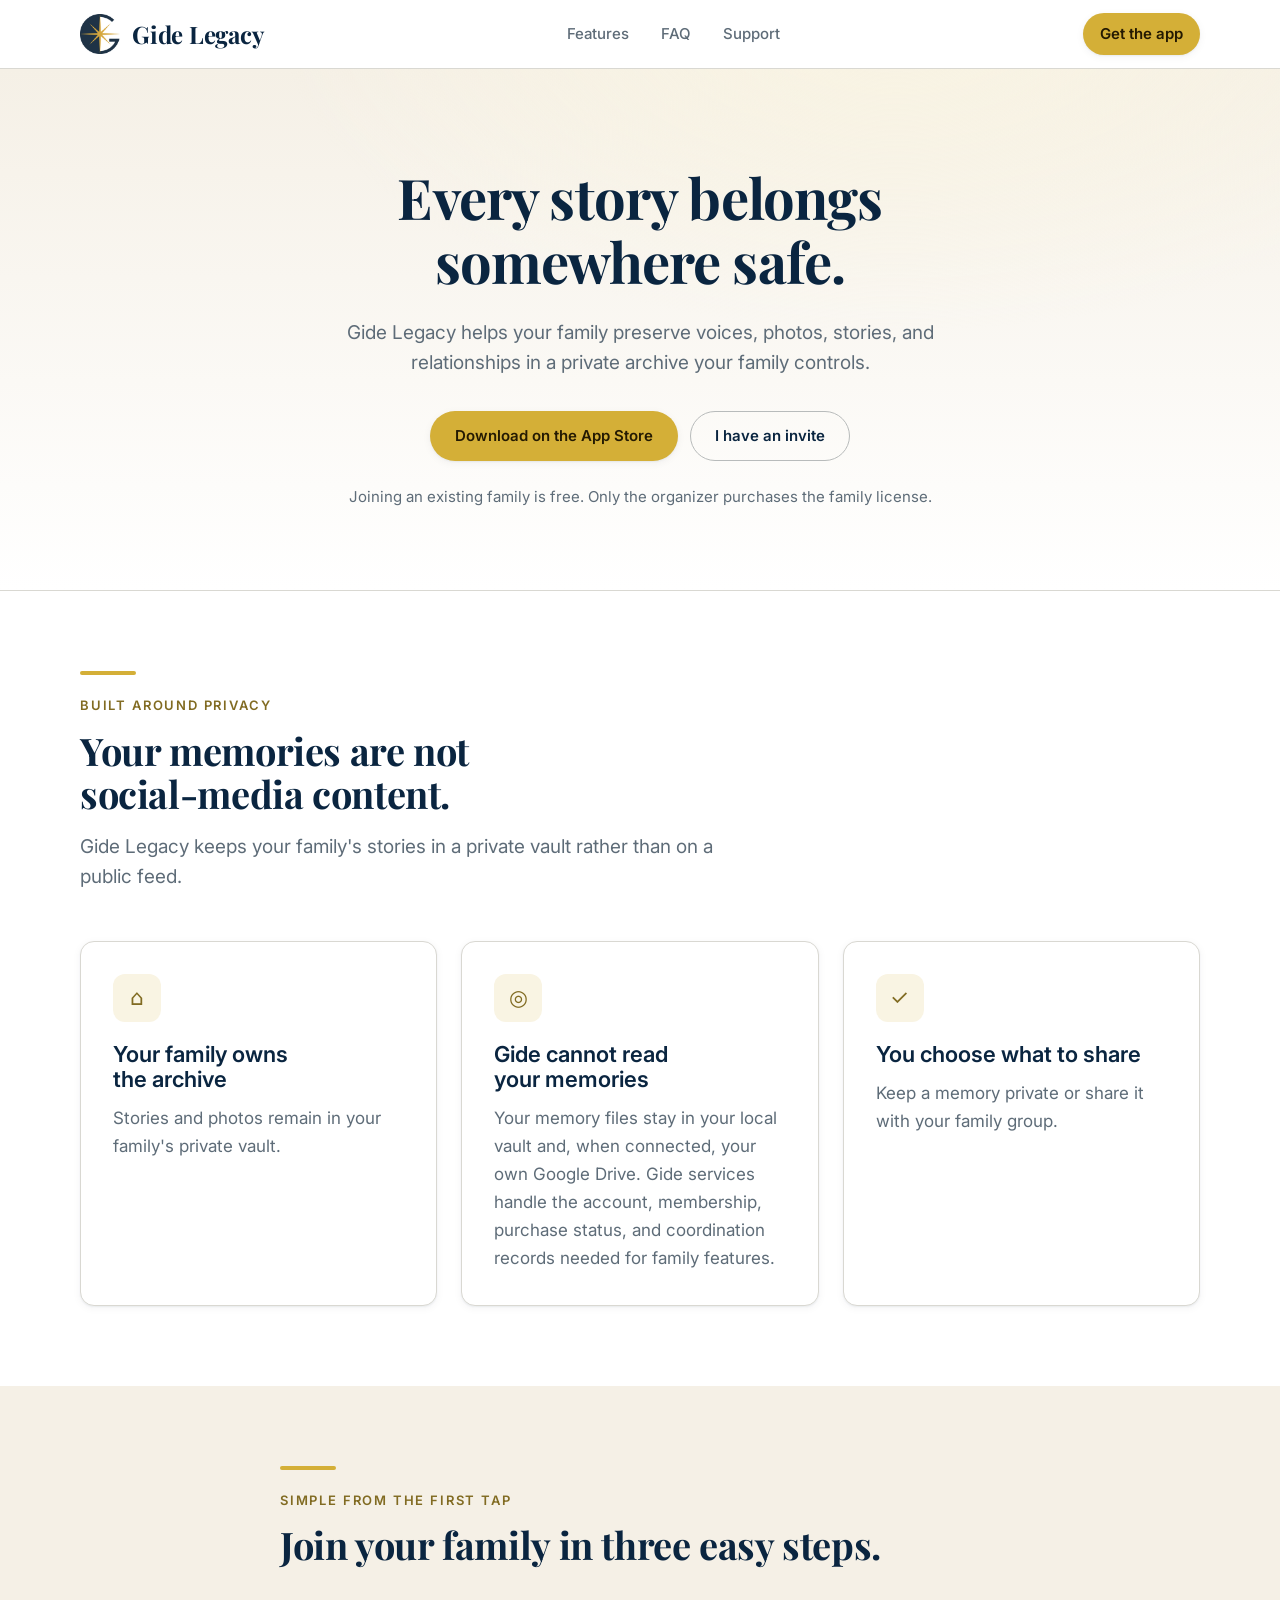
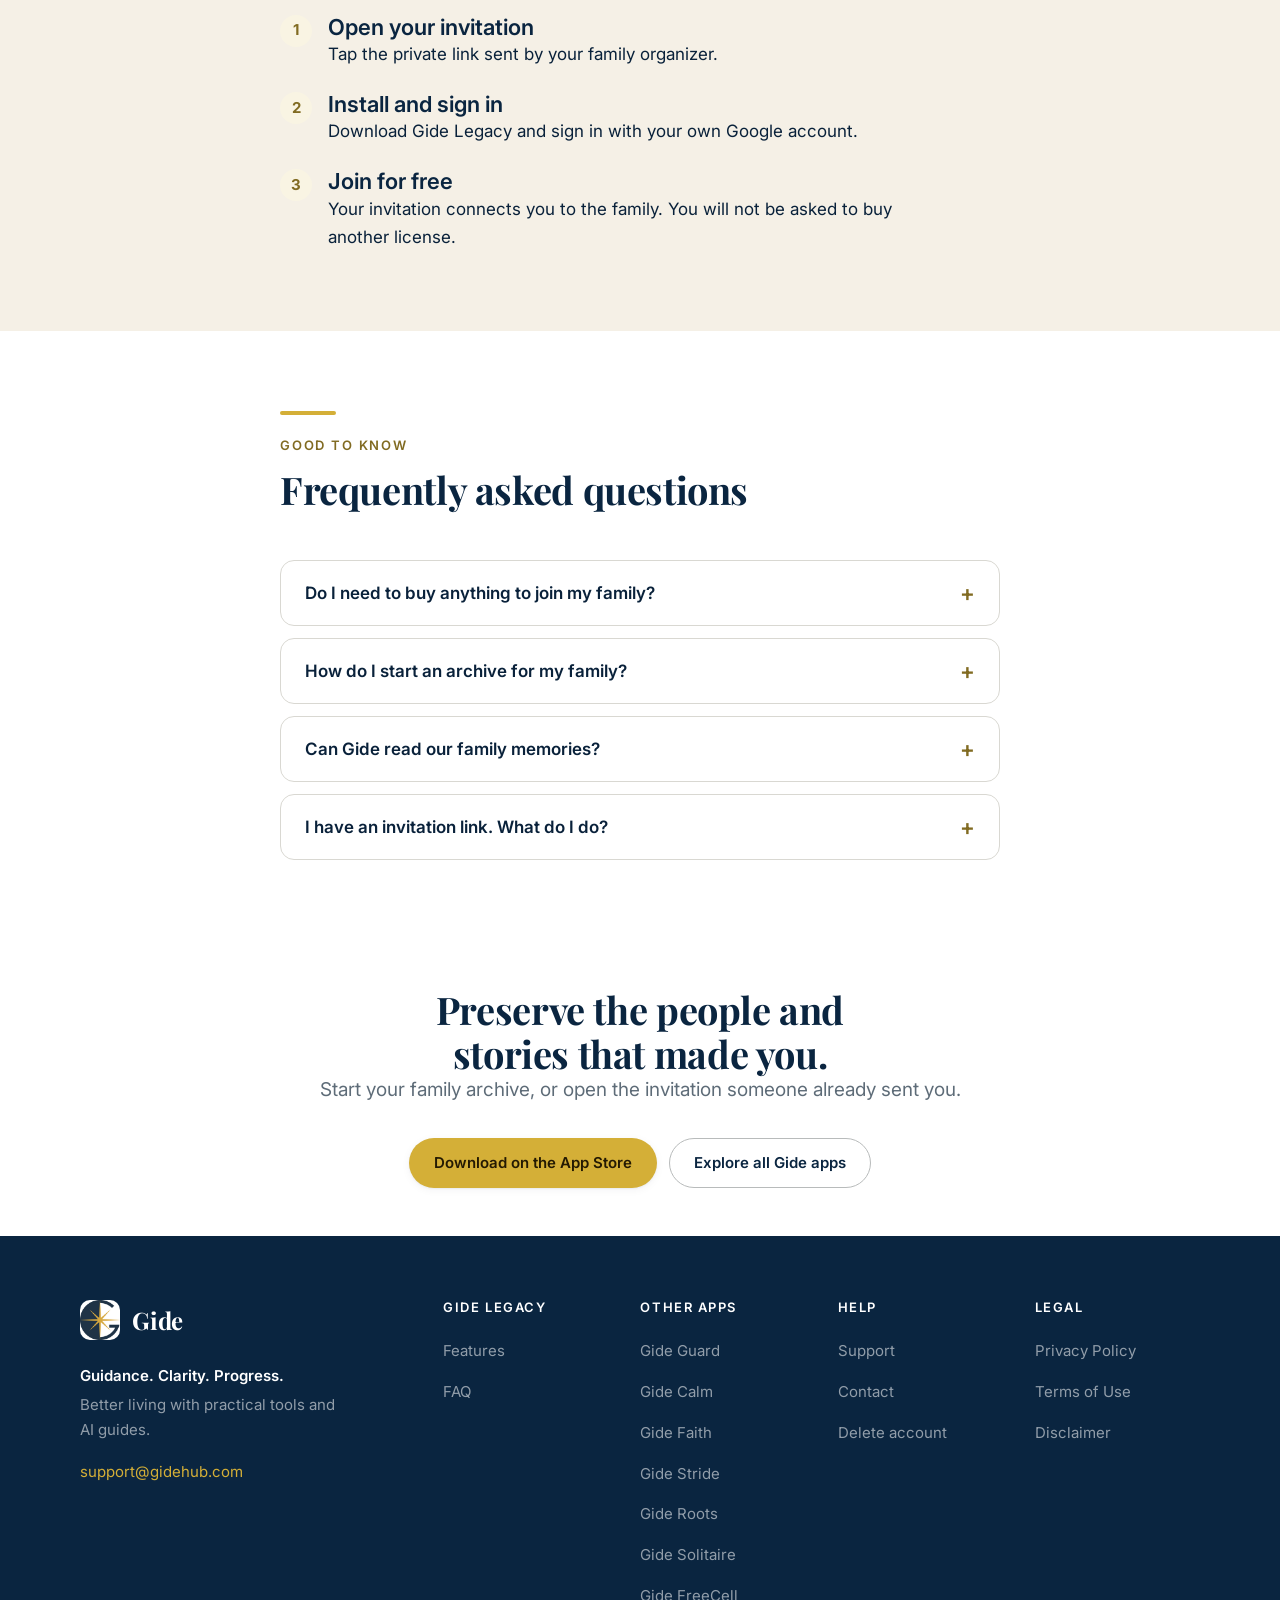
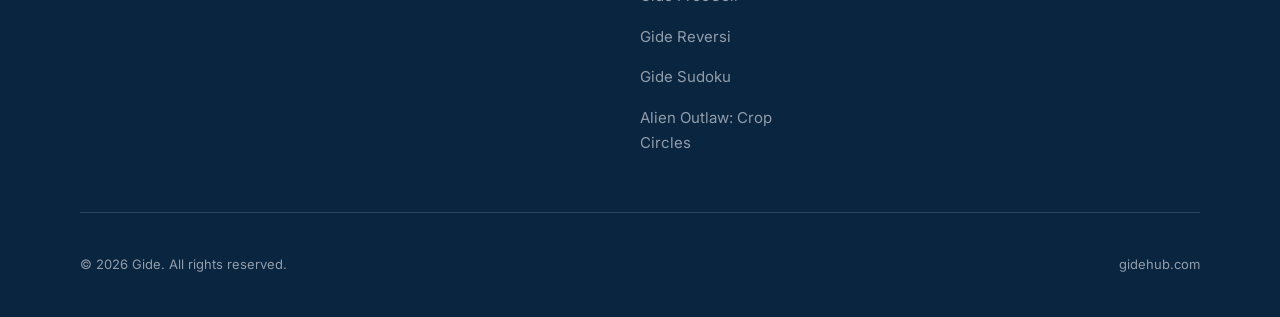
<file: index.html>
<!DOCTYPE html>
<html lang="en">
<head>
  <meta charset="UTF-8">
  <meta name="viewport" content="width=device-width, initial-scale=1">
  <title>Gide Legacy | Your family's private archive</title>
  <meta name="description" content="Gide Legacy helps your family preserve voices, photos, stories, and relationships in a private archive your family controls.">
  <link rel="canonical" href="https://legacy.gidehub.com/">

  <meta property="og:type" content="website">
  <meta property="og:site_name" content="Gide">
  <meta property="og:title" content="Gide Legacy | Your family's private archive">
  <meta property="og:description" content="Gide Legacy helps your family preserve voices, photos, stories, and relationships in a private archive your family controls.">
  <meta property="og:url" content="https://legacy.gidehub.com/">
  <meta name="twitter:card" content="summary_large_image">

  <link rel="icon" type="image/png" href="assets/logo.png">
  <link rel="apple-touch-icon" href="assets/logo.png">
  <meta name="theme-color" content="#0A2540">

  <link rel="preconnect" href="https://fonts.googleapis.com">
  <link rel="preconnect" href="https://fonts.gstatic.com" crossorigin>
  <link rel="stylesheet" href="https://fonts.googleapis.com/css2?family=Inter:wght@400;500;600;700&family=Playfair+Display:wght@600;700&display=swap">

  <link rel="stylesheet" href="assets/css/app.css">
</head>
<body class="app-site">

<a class="skip-link" href="#main">Skip to content</a>

<header class="site-header" data-nav>
  <div class="wrap header-inner">

    <a class="brand" href="/">
      <img src="assets/logo.png" alt="" width="40" height="40" class="brand-mark">
      <span class="brand-name">Gide Legacy</span>
    </a>

    <nav class="nav-desktop" aria-label="Main">
      <ul>
        <li><a href="#features">Features</a></li>
        
        
        <li><a href="#faq">FAQ</a></li>
        <li><a href="https://gidehub.com/support.html">Support</a></li>
      </ul>
    </nav>

    <div class="header-actions">
      <a class="btn btn-accent btn-sm nav-cta" href="https://apps.apple.com/app/id6804335339">Get the app</a>
      <button class="nav-toggle" type="button" aria-expanded="false" aria-controls="mobile-nav" aria-label="Open menu">
        <span class="nav-toggle-bars" aria-hidden="true"><i></i><i></i><i></i></span>
      </button>
    </div>

  </div>

  <div class="nav-panel" id="mobile-nav" hidden>
    <nav class="wrap" aria-label="Mobile">
      <ul class="nav-panel-primary">
        <li><a href="#features">Features</a></li>
        
        
        <li><a href="#faq">FAQ</a></li>
      </ul>
      <ul class="nav-panel-secondary">
        <li><a href="https://gidehub.com/">All of Gide</a></li>
        <li><a href="https://gidehub.com/support.html">Support</a></li>
        <li><a href="https://gidehub.com/privacy.html">Privacy policy</a></li>
      </ul>
      <a class="btn btn-accent btn-block" href="https://apps.apple.com/app/id6804335339">Get the app</a>
    </nav>
  </div>
</header>

<main id="main">

  <section class="hero app-hero">
    <div class="wrap">
      <h1>Every story belongs somewhere safe.</h1>
      <p class="lede">Gide Legacy helps your family preserve voices, photos, stories, and relationships in a private archive your family controls.</p>
      <div class="btn-row">
        <a class="btn btn-accent" href="https://apps.apple.com/app/id6804335339">Download on the App Store</a>
        <a class="btn btn-outline" href="/join/">I have an invite</a>
      </div>
      <p class="hero-note">Joining an existing family is free. Only the organizer purchases the family license.</p>
    </div>
  </section>

  <section class="section" id="features">
    <div class="wrap">
      <div class="section-head rule-top">
        <p class="eyebrow">Built around privacy</p>
        <h2>Your memories are not social-media content.</h2>
        <p class="lede">Gide Legacy keeps your family's stories in a private vault rather than on a public feed.</p>
      </div>
      <div class="grid grid-3">
        <article class="card feature-card">
          <span class="feature-icon" aria-hidden="true">⌂</span>
          <h3>Your family owns the archive</h3>
          <p>Stories and photos remain in your family's private vault.</p>
        </article>
        <article class="card feature-card">
          <span class="feature-icon" aria-hidden="true">◎</span>
          <h3>Gide cannot read your memories</h3>
          <p>Your memory files stay in your local vault and, when connected, your own Google Drive. Gide services handle the account, membership, purchase status, and coordination records needed for family features.</p>
        </article>
        <article class="card feature-card">
          <span class="feature-icon" aria-hidden="true">✓</span>
          <h3>You choose what to share</h3>
          <p>Keep a memory private or share it with your family group.</p>
        </article>
      </div>
    </div>
  </section>

  <section class="section section-cream">
    <div class="wrap wrap-narrow">
      <div class="section-head rule-top">
        <p class="eyebrow">Simple from the first tap</p>
        <h2>Join your family in three easy steps.</h2>
      </div>
      <ol class="steps">
          <li><h3>Open your invitation</h3><p>Tap the private link sent by your family organizer.</p></li>
          <li><h3>Install and sign in</h3><p>Download Gide Legacy and sign in with your own Google account.</p></li>
          <li><h3>Join for free</h3><p>Your invitation connects you to the family. You will not be asked to buy another license.</p></li>
      </ol>
    </div>
  </section>

  <section class="section" id="faq">
    <div class="wrap wrap-narrow">
      <div class="section-head rule-top">
        <p class="eyebrow">Good to know</p>
        <h2>Frequently asked questions</h2>
      </div>
      <div class="faq">
        <details>
          <summary>Do I need to buy anything to join my family?</summary>
          <p>No. Joining an existing family is free. Only the organizer purchases the family license.</p>
        </details>
        <details>
          <summary>How do I start an archive for my family?</summary>
          <p>Download Gide Legacy from the App Store. You can begin saving memories locally, then follow the family setup in the app when you are ready to share. Joining an existing family is free.</p>
        </details>
        <details>
          <summary>Can Gide read our family memories?</summary>
          <p>Your stories, photos, and recordings are stored in your local vault and, when connected, your own Google Drive. Gide services handle account, membership, purchase status, and coordination records. See the Privacy Policy for details.</p>
        </details>
        <details>
          <summary>I have an invitation link. What do I do?</summary>
          <p>Tap the private link your family organizer sent you. If the app is not installed yet, the link opens a page that walks you through joining.</p>
        </details>
      </div>
    </div>
  </section>

  <section class="section section-tight cta-band">
    <div class="wrap">
      <h2>Preserve the people and stories that made you.</h2>
      <p class="lede">Start your family archive, or open the invitation someone already sent you.</p>
      <div class="btn-row">
        <a class="btn btn-accent" href="https://apps.apple.com/app/id6804335339">Download on the App Store</a>
        <a class="btn btn-outline" href="https://gidehub.com/#apps">Explore all Gide apps</a>
      </div>
    </div>
  </section>

</main>

<footer class="site-footer">
  <div class="wrap">

    <div class="footer-top">
      <div class="footer-brand">
        <a class="brand brand-light" href="https://gidehub.com/">
          <img src="assets/logo.png" alt="" width="40" height="40" class="brand-mark" loading="lazy">
          <span class="brand-name">Gide</span>
        </a>
        <p class="footer-tagline">Guidance. Clarity. Progress.</p>
        <p class="footer-blurb">Better living with practical tools and AI guides.</p>
        <a class="footer-email" href="mailto:support@gidehub.com">support@gidehub.com</a>
      </div>

      <div class="footer-cols">
        <div class="footer-col">
          <h2>Gide Legacy</h2>
          <ul>
            <li><a href="#features">Features</a></li>
            
            <li><a href="#faq">FAQ</a></li>
          </ul>
        </div>
        <div class="footer-col">
          <h2>Other apps</h2>
          <ul>
            <li><a href="https://guard.gidehub.com/">Gide Guard</a></li>
            <li><a href="https://calm.gidehub.com/">Gide Calm</a></li>
            <li><a href="https://faith.gidehub.com/">Gide Faith</a></li>
            <li><a href="https://stride.gidehub.com/">Gide Stride</a></li>
            <li><a href="https://roots.gidehub.com/">Gide Roots</a></li>
            <li><a href="https://solitaire.gidehub.com/">Gide Solitaire</a></li>
            <li><a href="https://freecell.gidehub.com/">Gide FreeCell</a></li>
            <li><a href="https://reversi.gidehub.com/">Gide Reversi</a></li>
            <li><a href="https://gidehub.com/games/sudoku/">Gide Sudoku</a></li>
            <li><a href="https://alienoutlaw.gidehub.com/">Alien Outlaw: Crop Circles</a></li>
          </ul>
        </div>
        <div class="footer-col">
          <h2>Help</h2>
          <ul>
            <li><a href="https://gidehub.com/support.html">Support</a></li>
            <li><a href="https://gidehub.com/contact.html">Contact</a></li>
            <li><a href="https://gidehub.com/delete-account.html">Delete account</a></li>
          </ul>
        </div>
        <div class="footer-col">
          <h2>Legal</h2>
          <ul>
            <li><a href="https://gidehub.com/privacy.html">Privacy Policy</a></li>
            <li><a href="https://gidehub.com/terms.html">Terms of Use</a></li>
            <li><a href="https://gidehub.com/disclaimer.html">Disclaimer</a></li>
          </ul>
        </div>
      </div>
    </div>

    <div class="footer-bottom">
      <p>&copy; 2026 Gide. All rights reserved.</p>
      <nav class="footer-legal" aria-label="Legal">
        <a href="https://gidehub.com/">gidehub.com</a>
      </nav>
    </div>

  </div>
</footer>

<script src="assets/js/nav.js" defer></script>
</body>
</html>
</file>
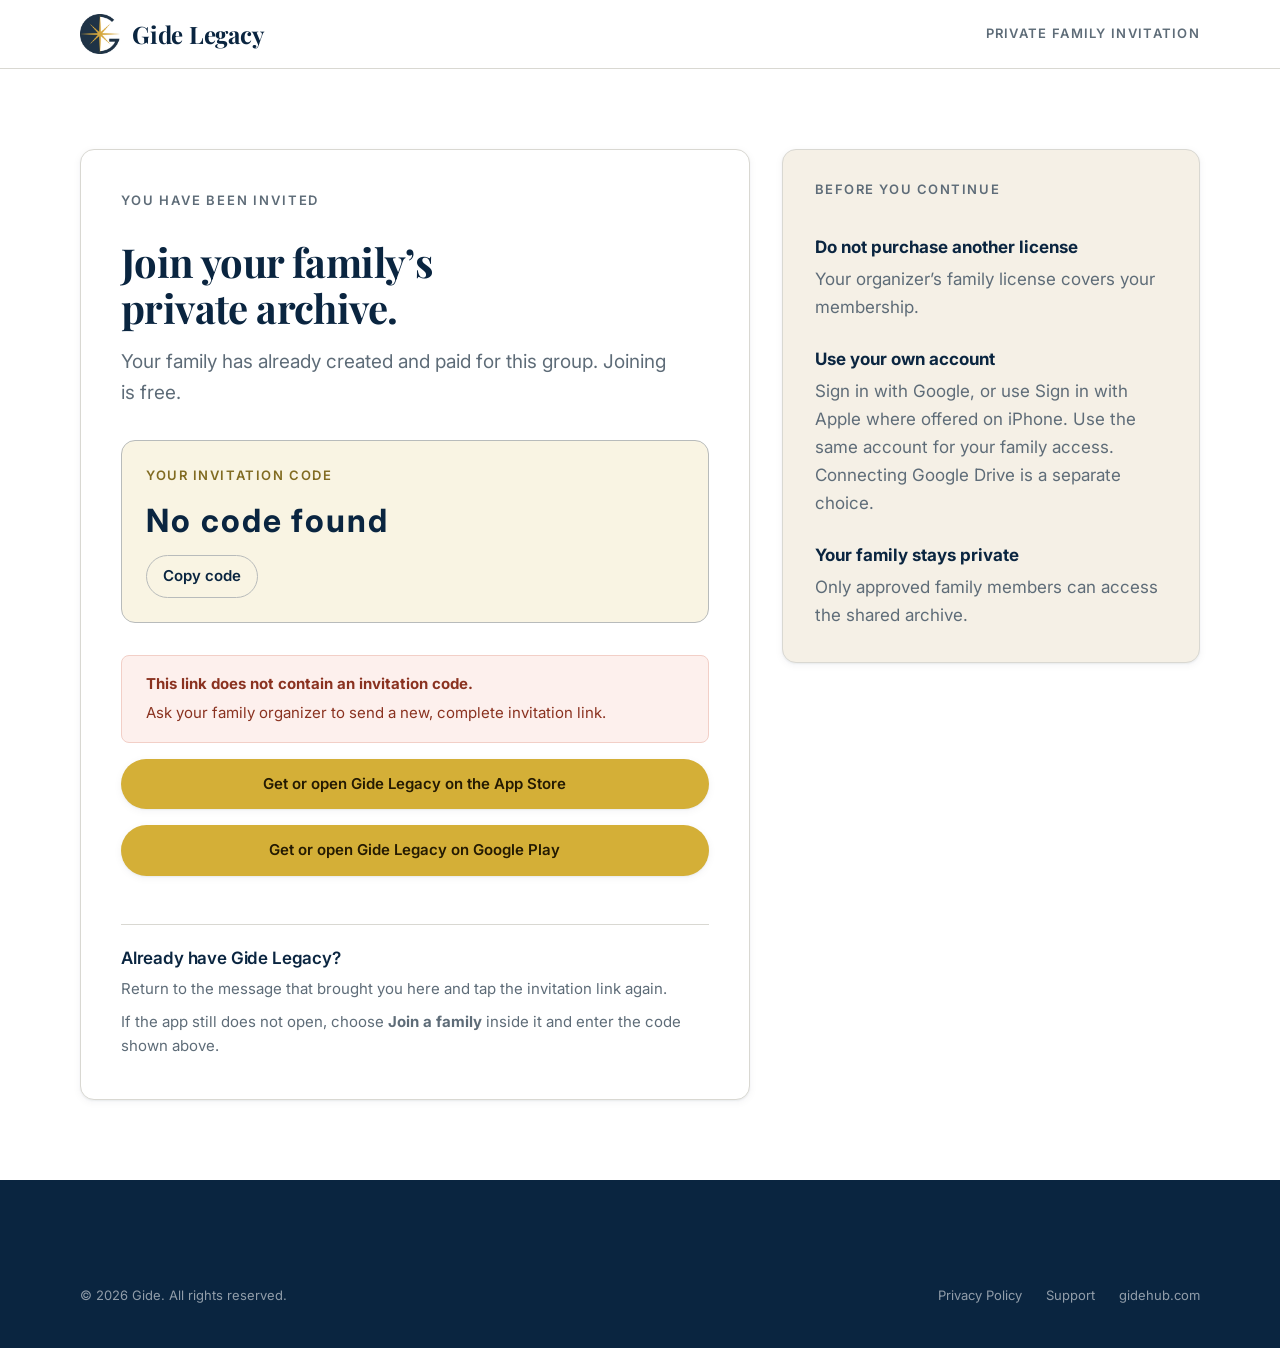
<file: join/index.html>
<!DOCTYPE html>
<html lang="en">
<head>
  <meta charset="utf-8">
  <meta name="viewport" content="width=device-width, initial-scale=1">
  <title>Family invitation | Gide Legacy</title>
  <meta name="description" content="Join your private family archive on Gide Legacy. Joining an existing family is free.">
  <meta name="robots" content="noindex">

  <link rel="icon" type="image/png" href="../assets/logo.png">
  <meta name="theme-color" content="#0A2540">

  <link rel="preconnect" href="https://fonts.googleapis.com">
  <link rel="preconnect" href="https://fonts.gstatic.com" crossorigin>
  <link rel="stylesheet" href="https://fonts.googleapis.com/css2?family=Inter:wght@400;500;600;700&family=Playfair+Display:wght@600;700&display=swap">

  <link rel="stylesheet" href="../assets/css/app.css">
  <link rel="stylesheet" href="../assets/css/join.css">

  <script src="join.js" defer></script>
</head>
<body class="join-page">

<header class="site-header">
  <div class="wrap header-inner">
    <a class="brand" href="../">
      <img src="../assets/logo.png" alt="" width="40" height="40" class="brand-mark">
      <span class="brand-name">Gide Legacy</span>
    </a>
    <span class="secure-label">Private family invitation</span>
  </div>
</header>

<main class="section">
  <div class="wrap join-layout">

    <section class="card invite-card">
      <p class="eyebrow">You have been invited</p>
      <h1>Join your family&rsquo;s private archive.</h1>
      <p class="lede">
        Your family has already created and paid for this group. Joining is free.
      </p>

      <div class="code-box" aria-live="polite">
        <span class="code-label">Your invitation code</span>
        <strong id="invite-code">Reading invitation&hellip;</strong>
        <button id="copy-code" class="btn btn-outline btn-sm" type="button" hidden>Copy code</button>
      </div>

      <div id="missing-code" class="missing-note" hidden>
        <b>This link does not contain an invitation code.</b>
        <span>Ask your family organizer to send a new, complete invitation link.</span>
      </div>

      <a class="btn btn-accent btn-block" href="https://apps.apple.com/us/app/gide-legacy/id6804335339">
        Get or open Gide Legacy on the App Store
      </a>

      <a class="btn btn-accent btn-block" href="https://play.google.com/store/apps/details?id=com.gidelegacy.app">
        Get or open Gide Legacy on Google Play
      </a>

      <div class="installed-help">
        <h2>Already have Gide Legacy?</h2>
        <p>Return to the message that brought you here and tap the invitation link again.</p>
        <p>If the app still does not open, choose <b>Join a family</b> inside it and enter the code shown above.</p>
      </div>
    </section>

    <aside class="card join-assurance">
      <h2>Before you continue</h2>
      <ul class="feature-list">
        <li>
          <b>Do not purchase another license</b>
          <span>Your organizer&rsquo;s family license covers your membership.</span>
        </li>
        <li>
          <b>Use your own account</b>
          <span>Sign in with Google, or use Sign in with Apple where offered on iPhone. Use the same account for your family access. Connecting Google Drive is a separate choice.</span>
        </li>
        <li>
          <b>Your family stays private</b>
          <span>Only approved family members can access the shared archive.</span>
        </li>
      </ul>
    </aside>

  </div>
</main>

<footer class="site-footer">
  <div class="wrap footer-bottom">
    <p>&copy; 2026 Gide. All rights reserved.</p>
    <nav class="footer-legal" aria-label="Legal">
      <a href="https://gidehub.com/privacy.html">Privacy Policy</a>
      <a href="https://gidehub.com/support.html">Support</a>
      <a href="https://gidehub.com/">gidehub.com</a>
    </nav>
  </div>
</footer>

</body>
</html>
</file>
<file: assets/css/app.css>
/* ==========================================================================
   Gide design system
   One stylesheet for gidehub.com and every page under it.

   Contents
     1. Tokens
     2. Reset and base elements
     3. Layout primitives
     4. Typography
     5. Buttons and pills
     6. Header and navigation
     7. Hero
     8. Cards and grids
     9. Long-form prose
    10. Forms
    11. Footer
    12. Utilities
   ========================================================================== */

/* 1. Tokens ---------------------------------------------------------------- */

:root {
  /* Brand — official Gide palette.
     Primary #1B2B48 · Secondary #F5F5DC · Tertiary #6F7DBC · Accent #D4AF37 */
  --ink: #1b2b48;
  --ink-soft: #2c4066;
  --periwinkle: #6f7dbc;

  /* Gold is an accent for FILLS, not a text colour: #D4AF37 is 2.1:1 on white
     (fails AA) but 6.7:1 on navy and 7.5:1 behind dark text on a button.
     Use --gold-text for small gold type on light surfaces (4.9:1). */
  --gold: #d4af37;
  --gold-bright: #e0c163;
  --gold-text: #8a6d12;
  --gold-ink: #2b2205;
  --gold-wash: #fbf4de;

  --cream: #f5f5dc;
  --cream-deep: #ebebc7;
  --white: #ffffff;

  /* Per-app accents, from each app's own brand card. */
  --app-guard: #00167a;
  --app-calm: #03424d;
  --app-faith: #590438;
  --app-stride: #17341d;
  --app-legacy: #0a2540;
  --app-roots: #7a3e1a;

  /* Text */
  --text: #16283a;
  --text-muted: #55677a;
  --text-on-dark: #eef3f8;
  --text-on-dark-muted: #a9bccd;

  /* Lines and surfaces */
  --line: #e6dfd1;
  --line-strong: #d6cbb6;
  --line-on-dark: rgba(255, 255, 255, 0.14);

  /* Type scale — six steps, nothing in between */
  --fs-xs: 0.8125rem;   /* 13px  eyebrows, meta */
  --fs-sm: 0.9375rem;   /* 15px  captions, footer */
  --fs-base: 1.0625rem; /* 17px  body */
  --fs-lg: 1.1875rem;   /* 19px  lede */
  --fs-xl: 1.375rem;    /* 22px  card titles */
  --fs-2xl: clamp(1.75rem, 1.3rem + 1.8vw, 2.375rem);  /* section headings */
  --fs-3xl: clamp(2.25rem, 1.4rem + 3.4vw, 3.5rem);    /* page display */

  /* Spacing — 4px base */
  --sp-1: 0.25rem;
  --sp-2: 0.5rem;
  --sp-3: 0.75rem;
  --sp-4: 1rem;
  --sp-6: 1.5rem;
  --sp-8: 2rem;
  --sp-10: 2.5rem;
  --sp-12: 3rem;
  --sp-16: 4rem;
  --sp-20: 5rem;
  --sp-24: 6rem;

  /* Shape */
  --radius-sm: 8px;
  --radius: 14px;
  --radius-lg: 22px;
  --radius-pill: 999px;

  --shadow-sm: 0 1px 2px rgba(15, 39, 64, 0.06), 0 2px 8px rgba(15, 39, 64, 0.05);
  --shadow: 0 4px 12px rgba(15, 39, 64, 0.07), 0 12px 32px rgba(15, 39, 64, 0.07);
  --shadow-lg: 0 12px 28px rgba(15, 39, 64, 0.1), 0 28px 60px rgba(15, 39, 64, 0.12);

  --wrap: 1120px;
  --wrap-narrow: 720px;
  --header-h: 68px;
}

/* 2. Reset and base -------------------------------------------------------- */

*,
*::before,
*::after { box-sizing: border-box; }

* { margin: 0; }

html {
  -webkit-text-size-adjust: 100%;
  scroll-behavior: smooth;
  scroll-padding-top: calc(var(--header-h) + var(--sp-4));
}

@media (prefers-reduced-motion: reduce) {
  html { scroll-behavior: auto; }
  *, *::before, *::after {
    animation-duration: 0.01ms !important;
    transition-duration: 0.01ms !important;
  }
}

body {
  background: var(--white);
  color: var(--text);
  font-family: Inter, system-ui, -apple-system, "Segoe UI", sans-serif;
  font-size: var(--fs-base);
  line-height: 1.65;
  -webkit-font-smoothing: antialiased;
  text-rendering: optimizeLegibility;
}

img,
picture,
video,
canvas { display: block; max-width: 100%; height: auto; }

input, button, textarea, select { font: inherit; color: inherit; }

a { color: var(--ink); text-decoration-color: rgba(15, 39, 64, 0.28); text-underline-offset: 3px; }
a:hover { text-decoration-color: currentColor; }

:focus-visible {
  outline: 3px solid var(--gold-text);
  outline-offset: 2px;
  border-radius: 4px;
}

.skip-link {
  position: absolute;
  left: var(--sp-4);
  top: -100px;
  z-index: 200;
  background: var(--ink);
  color: var(--white);
  padding: var(--sp-3) var(--sp-6);
  border-radius: var(--radius-sm);
  text-decoration: none;
  transition: top 0.15s ease;
}
.skip-link:focus { top: var(--sp-4); }

/* 3. Layout primitives ----------------------------------------------------- */

.wrap {
  width: min(100% - 2.5rem, var(--wrap));
  margin-inline: auto;
}

.wrap-narrow { width: min(100% - 2.5rem, var(--wrap-narrow)); margin-inline: auto; }

.section { padding-block: var(--sp-20); }
.section-tight { padding-block: var(--sp-12); }

/* Alternating surfaces give the page chapters instead of one long scroll. */
.section-cream { background: var(--cream); }
.section-ink {
  background: var(--ink);
  color: var(--text-on-dark);
}
.section-ink h1, .section-ink h2, .section-ink h3 { color: var(--white); }
.section-ink p { color: var(--text-on-dark-muted); }
.section-ink a { color: var(--gold-bright); }

.section-head { max-width: 46rem; margin-bottom: var(--sp-12); }
.section-head.centered { margin-inline: auto; text-align: center; }

/* 4. Typography ------------------------------------------------------------ */

h1, h2, h3, h4 {
  line-height: 1.15;
  font-weight: 700;
  color: var(--ink);
  text-wrap: balance;
}

h1 {
  font-family: "Playfair Display", Georgia, serif;
  font-size: var(--fs-3xl);
  letter-spacing: -0.015em;
}

h2 {
  font-family: "Playfair Display", Georgia, serif;
  font-size: var(--fs-2xl);
  letter-spacing: -0.01em;
}

h3 { font-size: var(--fs-xl); font-weight: 600; }
h4 { font-size: var(--fs-base); font-weight: 600; }

p { text-wrap: pretty; }
p + p { margin-top: var(--sp-4); }

.eyebrow {
  font-size: var(--fs-xs);
  font-weight: 600;
  letter-spacing: 0.14em;
  text-transform: uppercase;
  color: var(--gold-text);
  margin-bottom: var(--sp-3);
}
.section-ink .eyebrow { color: var(--gold-bright); }

.lede {
  font-size: var(--fs-lg);
  line-height: 1.6;
  color: var(--text-muted);
}
.section-ink .lede { color: var(--text-on-dark-muted); }

.section-head h2 + .lede { margin-top: var(--sp-4); }

/* 5. Buttons --------------------------------------------------------------- */

.btn {
  display: inline-flex;
  align-items: center;
  justify-content: center;
  gap: var(--sp-2);
  min-height: 44px;
  padding: var(--sp-3) var(--sp-6);
  border: 1px solid transparent;
  border-radius: var(--radius-pill);
  font-size: var(--fs-sm);
  font-weight: 600;
  text-decoration: none;
  cursor: pointer;
  transition: transform 0.15s ease, box-shadow 0.15s ease, background-color 0.15s ease;
}
.btn:hover { transform: translateY(-1px); }
.btn:active { transform: translateY(0); }

.btn-gold {
  background: var(--gold);
  color: var(--gold-ink);
  box-shadow: var(--shadow-sm);
}
.btn-gold:hover { background: var(--gold-bright); box-shadow: var(--shadow); }

.btn-ink { background: var(--ink); color: var(--white); }
.btn-ink:hover { background: var(--ink-soft); }

.btn-outline {
  background: transparent;
  border-color: var(--line-strong);
  color: var(--ink);
}
.btn-outline:hover { border-color: var(--ink); background: var(--cream); }

.section-ink .btn-outline {
  border-color: var(--line-on-dark);
  color: var(--white);
}
.section-ink .btn-outline:hover { background: rgba(255, 255, 255, 0.08); }

.btn-sm { min-height: 38px; padding: var(--sp-2) var(--sp-4); }
.btn-block { display: flex; width: 100%; }

.btn-row {
  display: flex;
  flex-wrap: wrap;
  gap: var(--sp-3);
  margin-top: var(--sp-8);
}

/* Status pills ------------------------------------------------------------- */

.pill {
  display: inline-flex;
  align-items: center;
  gap: var(--sp-2);
  padding: var(--sp-1) var(--sp-3);
  border-radius: var(--radius-pill);
  font-size: var(--fs-xs);
  font-weight: 600;
  letter-spacing: 0.02em;
}
.pill::before {
  content: "";
  width: 6px;
  height: 6px;
  border-radius: 50%;
  background: currentColor;
}
/* Used for the "Free" marker on book cards. */
.pill-available { background: #e7f4ec; color: #1d6b3f; }

/* 6. Header and navigation ------------------------------------------------- */

.site-header {
  position: sticky;
  top: 0;
  z-index: 100;
  background: rgba(255, 255, 255, 0.92);
  backdrop-filter: saturate(1.4) blur(10px);
  border-bottom: 1px solid var(--line);
}

.header-inner {
  display: flex;
  align-items: center;
  justify-content: space-between;
  gap: var(--sp-6);
  min-height: var(--header-h);
}

.brand {
  display: inline-flex;
  align-items: center;
  gap: var(--sp-3);
  text-decoration: none;
  color: var(--ink);
}
.brand-mark { width: 40px; height: 40px; border-radius: 10px; }
.brand-name {
  font-family: "Playfair Display", Georgia, serif;
  font-size: 1.5rem;
  font-weight: 700;
  letter-spacing: -0.01em;
  line-height: 1;
}
.brand-light { color: var(--white); }
.brand-light .brand-name { color: var(--white); }

.nav-desktop ul {
  display: flex;
  align-items: center;
  gap: var(--sp-8);
  list-style: none;
  padding: 0;
}
.nav-desktop a {
  display: inline-block;
  padding-block: var(--sp-2);
  font-size: var(--fs-sm);
  font-weight: 500;
  color: var(--text-muted);
  text-decoration: none;
}
.nav-desktop a:hover { color: var(--ink); }
.nav-desktop a.is-current { color: var(--ink); font-weight: 600; }

.header-actions { display: flex; align-items: center; gap: var(--sp-3); }

/* The menu button the old site never had. */
.nav-toggle {
  display: none;
  width: 44px;
  height: 44px;
  align-items: center;
  justify-content: center;
  background: transparent;
  border: 1px solid var(--line-strong);
  border-radius: var(--radius-sm);
  cursor: pointer;
}
.nav-toggle-bars { display: block; width: 20px; height: 14px; position: relative; }
.nav-toggle-bars i {
  position: absolute;
  left: 0;
  width: 100%;
  height: 2px;
  border-radius: 2px;
  background: var(--ink);
  transition: transform 0.2s ease, opacity 0.2s ease;
}
.nav-toggle-bars i:nth-child(1) { top: 0; }
.nav-toggle-bars i:nth-child(2) { top: 6px; }
.nav-toggle-bars i:nth-child(3) { top: 12px; }

.nav-toggle[aria-expanded="true"] i:nth-child(1) { transform: translateY(6px) rotate(45deg); }
.nav-toggle[aria-expanded="true"] i:nth-child(2) { opacity: 0; }
.nav-toggle[aria-expanded="true"] i:nth-child(3) { transform: translateY(-6px) rotate(-45deg); }

.nav-panel {
  border-top: 1px solid var(--line);
  background: var(--white);
  padding-block: var(--sp-6) var(--sp-8);
  max-height: calc(100dvh - var(--header-h));
  overflow-y: auto;
}
.nav-panel[hidden] { display: none; }

.nav-panel ul { list-style: none; padding: 0; }
.nav-panel a {
  display: block;
  min-height: 48px;
  display: flex;
  align-items: center;
  text-decoration: none;
  color: var(--ink);
  border-bottom: 1px solid var(--line);
}
.nav-panel-primary a { font-size: var(--fs-lg); font-weight: 600; }
.nav-panel-secondary { margin-top: var(--sp-4); }
.nav-panel-secondary a { font-size: var(--fs-base); color: var(--text-muted); }
.nav-panel .btn { margin-top: var(--sp-6); }

@media (max-width: 900px) {
  .nav-desktop { display: none; }
  .nav-toggle { display: inline-flex; }
  .nav-cta { display: none; }
}

/* 7. Hero ------------------------------------------------------------------ */

/* One headline, one sentence, one action. */
.hero {
  position: relative;
  padding-block: var(--sp-24) var(--sp-20);
  background:
    radial-gradient(60rem 30rem at 70% -10%, var(--gold-wash), transparent 70%),
    linear-gradient(180deg, var(--cream) 0%, var(--white) 100%);
  border-bottom: 1px solid var(--line);
  text-align: center;
}
.hero .wrap { max-width: 52rem; }
.hero h1 { margin-bottom: var(--sp-6); }
.hero .lede { margin-inline: auto; max-width: 40rem; }
.hero .btn-row { justify-content: center; }

.hero-note {
  margin-top: var(--sp-6);
  font-size: var(--fs-sm);
  color: var(--text-muted);
}

.hero-compact { padding-block: var(--sp-16) var(--sp-12); }

/* Page header for interior pages */
.page-head {
  padding-block: var(--sp-16) var(--sp-12);
  background: var(--cream);
  border-bottom: 1px solid var(--line);
}
.page-head .wrap { max-width: 46rem; }
.page-head .lede { margin-top: var(--sp-4); }

/* 8. Cards and grids ------------------------------------------------------- */

.grid { display: grid; gap: var(--sp-6); }
.grid-2 { grid-template-columns: repeat(auto-fit, minmax(20rem, 1fr)); }
.grid-3 { grid-template-columns: repeat(auto-fit, minmax(17rem, 1fr)); }
.grid-4 { grid-template-columns: repeat(auto-fit, minmax(13rem, 1fr)); }

.card {
  display: flex;
  flex-direction: column;
  gap: var(--sp-3);
  padding: var(--sp-8);
  background: var(--white);
  border: 1px solid var(--line);
  border-radius: var(--radius);
  box-shadow: var(--shadow-sm);
  transition: transform 0.18s ease, box-shadow 0.18s ease, border-color 0.18s ease;
}
.card p { color: var(--text-muted); }
.card h3 a { text-decoration: none; }

a.card, .card-link { text-decoration: none; color: inherit; }
a.card:hover, .card:has(a:hover) {
  transform: translateY(-3px);
  box-shadow: var(--shadow);
  border-color: var(--line-strong);
}

.section-ink .card {
  background: rgba(255, 255, 255, 0.05);
  border-color: var(--line-on-dark);
  box-shadow: none;
}

.card-icon {
  width: 52px;
  height: 52px;
  border-radius: 12px;
  margin-bottom: var(--sp-2);
}

/* App cards — each carries its own brand accent from --app-*. */
.app-card,
.app-card-quiet { position: relative; --accent: var(--gold); }
.app-card { border-top: 3px solid var(--accent); }
[data-app="guard"]  { --accent: var(--app-guard); }
[data-app="calm"]   { --accent: var(--app-calm); }
[data-app="faith"]  { --accent: var(--app-faith); }
[data-app="stride"] { --accent: var(--app-stride); }
[data-app="legacy"] { --accent: var(--app-legacy); }
[data-app="roots"]  { --accent: var(--app-roots); }
.app-card-quiet { border-left: 3px solid var(--accent); }
.app-card .card-icon,
.app-card-quiet .card-icon { box-shadow: 0 0 0 1px var(--line); }
.app-card .pill { align-self: flex-start; }
.app-card .btn-row { margin-top: auto; padding-top: var(--sp-6); }

.app-card-quiet {
  flex-direction: row;
  align-items: center;
  gap: var(--sp-4);
  padding: var(--sp-6);
}
.app-card-quiet .card-icon { width: 40px; height: 40px; margin: 0; flex: none; }
.app-card-quiet h3 { font-size: var(--fs-base); }
.app-card-quiet p { font-size: var(--fs-sm); }

/* Book cards */
.book-card {
  display: flex;
  flex-direction: column;
  gap: var(--sp-4);
  padding: var(--sp-6);
  background: var(--white);
  border: 1px solid var(--line);
  border-radius: var(--radius);
  text-decoration: none;
  color: inherit;
  box-shadow: var(--shadow-sm);
  transition: transform 0.18s ease, box-shadow 0.18s ease;
}
.book-card:hover { transform: translateY(-3px); box-shadow: var(--shadow); }
.book-cover {
  width: 100%;
  aspect-ratio: 2 / 3;
  object-fit: cover;
  border-radius: var(--radius-sm);
  box-shadow: var(--shadow);
  background: var(--cream-deep);
}
.book-card h3 { font-size: var(--fs-base); }
.book-card p { font-size: var(--fs-sm); color: var(--text-muted); }

/* Feature list */
.feature-list { list-style: none; padding: 0; display: grid; gap: var(--sp-6); }
.feature-list li { display: grid; gap: var(--sp-1); }
.feature-list b { font-size: var(--fs-base); color: var(--ink); }
.feature-list span { color: var(--text-muted); }
.section-ink .feature-list b { color: var(--white); }
.section-ink .feature-list span { color: var(--text-on-dark-muted); }

/* Numbered steps */
.steps { counter-reset: step; list-style: none; padding: 0; }
.steps li { position: relative; padding-left: var(--sp-12); }
.steps li + li { margin-top: var(--sp-6); }
.steps li::before {
  counter-increment: step;
  content: counter(step);
  position: absolute;
  left: 0;
  top: 0;
  width: 32px;
  height: 32px;
  display: grid;
  place-items: center;
  border-radius: 50%;
  background: var(--gold-wash);
  color: var(--gold-text);
  font-size: var(--fs-sm);
  font-weight: 700;
}

/* Episode rows */
.episode {
  display: grid;
  gap: var(--sp-3);
  padding: var(--sp-6) 0;
  border-bottom: 1px solid var(--line);
}
.episode:first-of-type { border-top: 1px solid var(--line); }
.episode-meta { font-size: var(--fs-xs); font-weight: 600; letter-spacing: 0.1em; text-transform: uppercase; color: var(--gold-text); }
.episode h3 { font-size: var(--fs-lg); }
.episode p { color: var(--text-muted); }
.episode audio { width: 100%; margin-top: var(--sp-2); }

/* FAQ */
.faq details {
  border: 1px solid var(--line);
  border-radius: var(--radius);
  padding: var(--sp-4) var(--sp-6);
  background: var(--white);
}
.faq details + details { margin-top: var(--sp-3); }
.faq summary {
  cursor: pointer;
  font-weight: 600;
  min-height: 32px;
  display: flex;
  align-items: center;
  list-style: none;
}
.faq summary::-webkit-details-marker { display: none; }
.faq summary::after { content: "+"; margin-left: auto; font-size: 1.4rem; color: var(--gold-text); line-height: 1; }
.faq details[open] summary::after { content: "\2212"; }
.faq details[open] summary { margin-bottom: var(--sp-3); }
.faq p { color: var(--text-muted); }

/* Callout */
.callout {
  padding: var(--sp-8);
  background: var(--gold-wash);
  border: 1px solid var(--line-strong);
  border-radius: var(--radius);
}
.callout h3 { margin-bottom: var(--sp-2); }
.callout p { color: var(--text-muted); }

/* Final CTA band */
.cta-band { text-align: center; }
.cta-band .wrap { max-width: 44rem; }
.cta-band .btn-row { justify-content: center; }

/* 9. Long-form prose ------------------------------------------------------- */

.prose {
  max-width: 44rem;
  padding-block: var(--sp-16);
}
.prose > * + * { margin-top: var(--sp-4); }
.prose h2 {
  font-size: 1.625rem;
  margin-top: var(--sp-12);
  padding-top: var(--sp-2);
}
.prose h3 { font-size: var(--fs-xl); margin-top: var(--sp-8); }
.prose ul, .prose ol { padding-left: var(--sp-6); }
.prose li + li { margin-top: var(--sp-2); }
.prose a { color: var(--ink); font-weight: 500; }
.prose strong { color: var(--ink); }
.prose hr { border: 0; border-top: 1px solid var(--line); margin-block: var(--sp-12); }
.prose table { width: 100%; border-collapse: collapse; font-size: var(--fs-sm); }
.prose th, .prose td { text-align: left; padding: var(--sp-3); border-bottom: 1px solid var(--line); }
.prose .updated { font-size: var(--fs-sm); color: var(--text-muted); }

.toc {
  padding: var(--sp-6);
  background: var(--cream);
  border-radius: var(--radius);
  border: 1px solid var(--line);
}
.toc ul { list-style: none; padding: 0; columns: 2; column-gap: var(--sp-8); }
.toc li { break-inside: avoid; margin-bottom: var(--sp-2); }
.toc a { font-size: var(--fs-sm); }

/* 10. Forms ---------------------------------------------------------------- */

.form { display: grid; gap: var(--sp-5); max-width: 34rem; }
.field { display: grid; gap: var(--sp-2); }
.field label { font-size: var(--fs-sm); font-weight: 600; }
.field input,
.field textarea {
  width: 100%;
  min-height: 48px;
  padding: var(--sp-3) var(--sp-4);
  background: var(--white);
  border: 1px solid var(--line-strong);
  border-radius: var(--radius-sm);
}
.field textarea { min-height: 10rem; resize: vertical; }
.field input:focus, .field textarea:focus { border-color: var(--gold-text); }

/* 11. Footer --------------------------------------------------------------- */

.site-footer {
  background: var(--ink);
  color: var(--text-on-dark-muted);
  padding-block: var(--sp-16) var(--sp-8);
  font-size: var(--fs-sm);
}
.footer-top {
  display: grid;
  grid-template-columns: minmax(16rem, 1fr) 2.4fr;
  gap: var(--sp-12);
  padding-bottom: var(--sp-12);
  border-bottom: 1px solid var(--line-on-dark);
}
.footer-tagline { margin-top: var(--sp-4); color: var(--white); font-weight: 600; }
.footer-blurb { margin-top: var(--sp-1); }
.footer-email {
  display: inline-flex;
  align-items: center;
  min-height: 44px;
  margin-top: var(--sp-2);
  color: var(--gold);
}

.footer-cols {
  display: grid;
  grid-template-columns: repeat(auto-fit, minmax(9.5rem, 1fr));
  gap: var(--sp-8);
}
.footer-col h2 {
  font-family: Inter, sans-serif;
  font-size: var(--fs-xs);
  font-weight: 600;
  letter-spacing: 0.12em;
  text-transform: uppercase;
  color: var(--white);
  margin-bottom: var(--sp-4);
}
.footer-col ul { list-style: none; padding: 0; }
.footer-col a {
  color: var(--text-on-dark-muted);
  text-decoration: none;
  display: inline-flex;
  align-items: center;
  /* Padding rather than margin, so the tap area is the spacing. */
  min-height: 40px;
  padding-block: var(--sp-2);
}
.footer-col a:hover { color: var(--white); text-decoration: underline; }

.footer-bottom {
  display: flex;
  flex-wrap: wrap;
  align-items: center;
  justify-content: space-between;
  gap: var(--sp-4);
  padding-top: var(--sp-8);
  font-size: var(--fs-xs);
}
.footer-legal { display: flex; flex-wrap: wrap; gap: var(--sp-6); }
.footer-legal a {
  color: var(--text-on-dark-muted);
  text-decoration: none;
  display: inline-flex;
  align-items: center;
  min-height: 40px;
}
.footer-legal a:hover { color: var(--white); text-decoration: underline; }

/* 12. Utilities ------------------------------------------------------------ */

.centered { text-align: center; }
.muted { color: var(--text-muted); }
.small { font-size: var(--fs-sm); }
.stack-4 > * + * { margin-top: var(--sp-4); }
.stack-6 > * + * { margin-top: var(--sp-6); }
.visually-hidden {
  position: absolute;
  width: 1px; height: 1px;
  padding: 0; margin: -1px;
  overflow: hidden;
  clip: rect(0 0 0 0);
  white-space: nowrap;
}

@media (max-width: 720px) {
  .section { padding-block: var(--sp-16); }
  .hero { padding-block: var(--sp-16) var(--sp-12); }
  .footer-top { grid-template-columns: 1fr; gap: var(--sp-10); }
  .toc ul { columns: 1; }
  .btn-row .btn { flex: 1 1 100%; }
}

/* Book detail ------------------------------------------------------------- */

.book-detail {
  display: grid;
  grid-template-columns: minmax(0, 18rem) minmax(0, 1fr);
  gap: var(--sp-12);
  align-items: start;
}
.book-detail-cover { position: sticky; top: calc(var(--header-h) + var(--sp-8)); }
.book-detail-body > * + * { margin-top: var(--sp-4); }
.book-detail-body h3 { margin-top: var(--sp-8); }
.book-format { display: flex; align-items: center; gap: var(--sp-3); }

.check-list { list-style: none; padding: 0; display: grid; gap: var(--sp-3); }
.check-list li { position: relative; padding-left: var(--sp-8); color: var(--text-muted); }
.check-list li::before {
  content: "";
  position: absolute;
  left: 0;
  top: 0.6em;
  width: 10px;
  height: 10px;
  border-radius: 50%;
  background: var(--gold);
}

.infographic {
  width: 100%;
  border-radius: var(--radius-sm);
  border: 1px solid var(--line);
  background: var(--cream);
}

@media (max-width: 780px) {
  .book-detail { grid-template-columns: 1fr; gap: var(--sp-8); }
  .book-detail-cover { position: static; max-width: 14rem; }
}

/* ==========================================================================
   13. Visual treatment
   The layout above is deliberately plain; this section is what gives the
   pages something to look at. Product screenshots and each app's own brand
   colour do the work, so nothing here is decoration for its own sake.
   ========================================================================== */

/* Split hero with product art ---------------------------------------------- */

.hero-split { text-align: left; padding-block: var(--sp-20) var(--sp-16); }
.hero-split .wrap { max-width: var(--wrap); }

.hero-grid {
  display: grid;
  grid-template-columns: minmax(0, 1.05fr) minmax(0, 1fr);
  gap: var(--sp-16);
  align-items: center;
}
.hero-split .lede { margin-inline: 0; max-width: 34rem; }
.hero-split .btn-row { justify-content: flex-start; }
.hero-split h1 { letter-spacing: -0.025em; }

/* A fanned cluster of real screens, rather than a stock illustration. */
.hero-art {
  position: relative;
  display: grid;
  grid-template-columns: repeat(3, 1fr);
  align-items: end;
  gap: var(--sp-4);
  padding-block: var(--sp-6);
}
.hero-art img {
  width: 100%;
  border-radius: 18px;
  border: 1px solid rgba(255, 255, 255, 0.7);
  box-shadow: var(--shadow-lg);
  background: var(--white);
}
.hero-art img:nth-child(1) { transform: rotate(-5deg) translateY(14px); }
.hero-art img:nth-child(2) { transform: translateY(-14px) scale(1.06); z-index: 2; }
.hero-art img:nth-child(3) { transform: rotate(5deg) translateY(14px); }

/* Gold rule under a display heading, instead of another plain block of text. */
.rule-top { position: relative; padding-top: var(--sp-6); }
.rule-top::before {
  content: "";
  position: absolute;
  top: 0;
  left: 0;
  width: 56px;
  height: 4px;
  border-radius: 2px;
  background: var(--gold);
}
.centered.rule-top::before { left: 50%; transform: translateX(-50%); }

/* App cards carrying their own colour ------------------------------------- */

.app-card {
  padding: 0;
  overflow: hidden;
  border-top: 0;
  gap: 0;
}

/* The coloured band is the app's identity, so it gets real estate rather
   than a hairline. --accent comes from the [data-app] rules above. */
.app-card-head {
  position: relative;
  display: flex;
  align-items: center;
  gap: var(--sp-4);
  padding: var(--sp-6);
  min-height: 104px;
  background:
    radial-gradient(18rem 10rem at 85% -30%, rgba(255, 255, 255, 0.28), transparent 70%),
    linear-gradient(135deg, var(--accent) 0%, color-mix(in srgb, var(--accent) 72%, #000) 100%);
}
.app-card-head img {
  width: 56px;
  height: 56px;
  border-radius: 14px;
  background: rgba(255, 255, 255, 0.92);
  padding: 4px;
  box-shadow: 0 6px 18px rgba(0, 0, 0, 0.22);
}
.app-card-head h3 {
  color: #fff;
  font-size: var(--fs-xl);
  text-shadow: 0 1px 12px rgba(0, 0, 0, 0.28);
}

.app-card-body {
  display: flex;
  flex-direction: column;
  gap: var(--sp-3);
  padding: var(--sp-6);
  flex: 1;
}
.app-card-body .btn-row { margin-top: auto; padding-top: var(--sp-4); }

/* Screens band ------------------------------------------------------------- */

.screens-band { overflow: hidden; }
.screens-strip {
  display: grid;
  grid-auto-flow: column;
  grid-auto-columns: minmax(9.5rem, 1fr);
  gap: var(--sp-6);
  align-items: center;
}
.screens-strip img {
  width: 100%;
  border-radius: 16px;
  border: 1px solid var(--line-on-dark);
  box-shadow: var(--shadow-lg);
}
.screens-strip img:nth-child(even) { transform: translateY(-18px); }

/* Books on a dark band so the covers carry the section ---------------------- */

.book-showcase {
  display: grid;
  grid-template-columns: repeat(auto-fit, minmax(9rem, 1fr));
  gap: var(--sp-6);
  align-items: end;
}
.book-showcase a { text-decoration: none; display: block; }
.book-showcase img {
  width: 100%;
  aspect-ratio: 2 / 3;
  object-fit: cover;
  border-radius: 10px;
  box-shadow: var(--shadow-lg);
  transition: transform 0.2s ease;
}
.book-showcase a:hover img { transform: translateY(-6px); }
.book-showcase span {
  display: block;
  margin-top: var(--sp-3);
  font-size: var(--fs-sm);
  color: var(--text-on-dark-muted);
}

@media (max-width: 900px) {
  .hero-grid { grid-template-columns: 1fr; gap: var(--sp-10); }
  .hero-art { max-width: 26rem; margin-inline: auto; }
}
@media (max-width: 720px) {
  .screens-strip { grid-auto-columns: minmax(8rem, 1fr); }
  .screens-strip img:nth-child(even) { transform: none; }
}


/* legacy palette — generated by tools/build-app-sites.mjs.
   Do not edit here: edit src/data/palettes.json in the main Gide site repo
   and re-run the generator. Contrast is verified by tools/check-contrast.mjs. */
:root {
  --ink: #0A2540;
  --ink-soft: #364c62;
  --cream: #F5F0E6;
  --cream-deep: #e2e0d9;
  --gold: #D4AF37;
  --gold-bright: #dfc369;
  --gold-text: #816b22;
  --gold-ink: #241a02;
  --gold-wash: #f9f4e3;
  --line: #d9d8d2;
  --line-strong: #b8bbbb;
  --text: #09213a;
  --text-muted: #5e6c78;
  --text-on-dark-muted: #919da9;
  --accent-on-ink: #D4AF37;
}

/* On this app's dark surface the raw accent can be too low-contrast, so
   anything that reads as text there uses the lightened variant. */
.section-ink .eyebrow,
.section-ink a,
.footer-email { color: var(--accent-on-ink); }

/* The accent button uses this app's own accent rather than Gide gold. */
.btn-accent {
  background: var(--gold);
  color: var(--gold-ink);
  box-shadow: var(--shadow-sm);
}
.btn-accent:hover { background: var(--gold-bright); box-shadow: var(--shadow); }

.app-hero {
  background:
    radial-gradient(55rem 28rem at 70% -10%, var(--gold-wash), transparent 70%),
    linear-gradient(180deg, var(--cream) 0%, var(--white) 100%);
  text-align: center;
}
.app-hero .pill { margin-bottom: var(--sp-6); }
.app-hero .btn-row { justify-content: center; }

.feature-card { align-items: flex-start; }
.feature-icon {
  display: grid;
  place-items: center;
  width: 48px;
  height: 48px;
  border-radius: 12px;
  background: var(--gold-wash);
  color: var(--gold-text);
  font-size: 1.35rem;
  margin-bottom: var(--sp-2);
}

/* Screenshot strip */
.shot-row {
  display: grid;
  grid-auto-flow: column;
  grid-auto-columns: minmax(11rem, 1fr);
  gap: var(--sp-6);
  overflow-x: auto;
  padding-bottom: var(--sp-4);
  scroll-snap-type: x mandatory;
}
.shot { scroll-snap-align: start; margin: 0; }
.shot img {
  width: 100%;
  border-radius: var(--radius);
  border: 1px solid var(--line);
  box-shadow: var(--shadow);
  background: var(--cream);
}
.shot figcaption {
  margin-top: var(--sp-3);
  text-align: center;
  font-size: var(--fs-sm);
  color: var(--text-muted);
}

@media (max-width: 720px) {
  .shot-row { grid-auto-columns: minmax(9.5rem, 1fr); }
}
</file>
<file: assets/css/join.css>
/* Styles unique to the invitation page (/join/).
   Everything else comes from assets/css/app.css, which is generated by
   tools/build-app-sites.mjs in the main Gide site repo. */

.secure-label {
  font-size: var(--fs-xs);
  font-weight: 600;
  letter-spacing: 0.1em;
  text-transform: uppercase;
  color: var(--text-muted);
}

.join-layout {
  display: grid;
  grid-template-columns: minmax(0, 1.6fr) minmax(0, 1fr);
  gap: var(--sp-8);
  align-items: start;
}

.invite-card { gap: var(--sp-4); padding: var(--sp-10); }
.invite-card h1 { font-size: clamp(1.75rem, 1.2rem + 2.2vw, 2.5rem); }

.code-box {
  display: grid;
  gap: var(--sp-2);
  justify-items: start;
  padding: var(--sp-6);
  margin-block: var(--sp-4);
  background: var(--gold-wash);
  border: 1px solid var(--line-strong);
  border-radius: var(--radius);
}
.code-label {
  font-size: var(--fs-xs);
  font-weight: 600;
  letter-spacing: 0.12em;
  text-transform: uppercase;
  color: var(--gold-text);
}
#invite-code {
  font-size: clamp(1.5rem, 1.1rem + 1.6vw, 2rem);
  font-weight: 700;
  letter-spacing: 0.06em;
  color: var(--ink);
  word-break: break-all;
}

.key-note,
.missing-note {
  display: grid;
  gap: var(--sp-1);
  padding: var(--sp-4) var(--sp-6);
  border-radius: var(--radius-sm);
  font-size: var(--fs-sm);
}
.key-note {
  background: #e7f4ec;
  color: #1d6b3f;
  border: 1px solid #c6e5d3;
}
.key-note::before { content: "\2713  "; font-weight: 700; }
.missing-note {
  background: #fdf0ed;
  color: #8a3220;
  border: 1px solid #f2cfc7;
}

.installed-help {
  margin-top: var(--sp-8);
  padding-top: var(--sp-6);
  border-top: 1px solid var(--line);
}
.installed-help h2 { font-family: Inter, sans-serif; font-size: var(--fs-base); font-weight: 600; }
.installed-help p { color: var(--text-muted); font-size: var(--fs-sm); margin-top: var(--sp-2); }

.join-assurance { padding: var(--sp-8); background: var(--cream); }
.join-assurance h2 {
  font-family: Inter, sans-serif;
  font-size: var(--fs-xs);
  font-weight: 600;
  letter-spacing: 0.12em;
  text-transform: uppercase;
  color: var(--text-muted);
  margin-bottom: var(--sp-6);
}

@media (max-width: 820px) {
  .join-layout { grid-template-columns: 1fr; }
  .invite-card { padding: var(--sp-6); }
}
</file>
